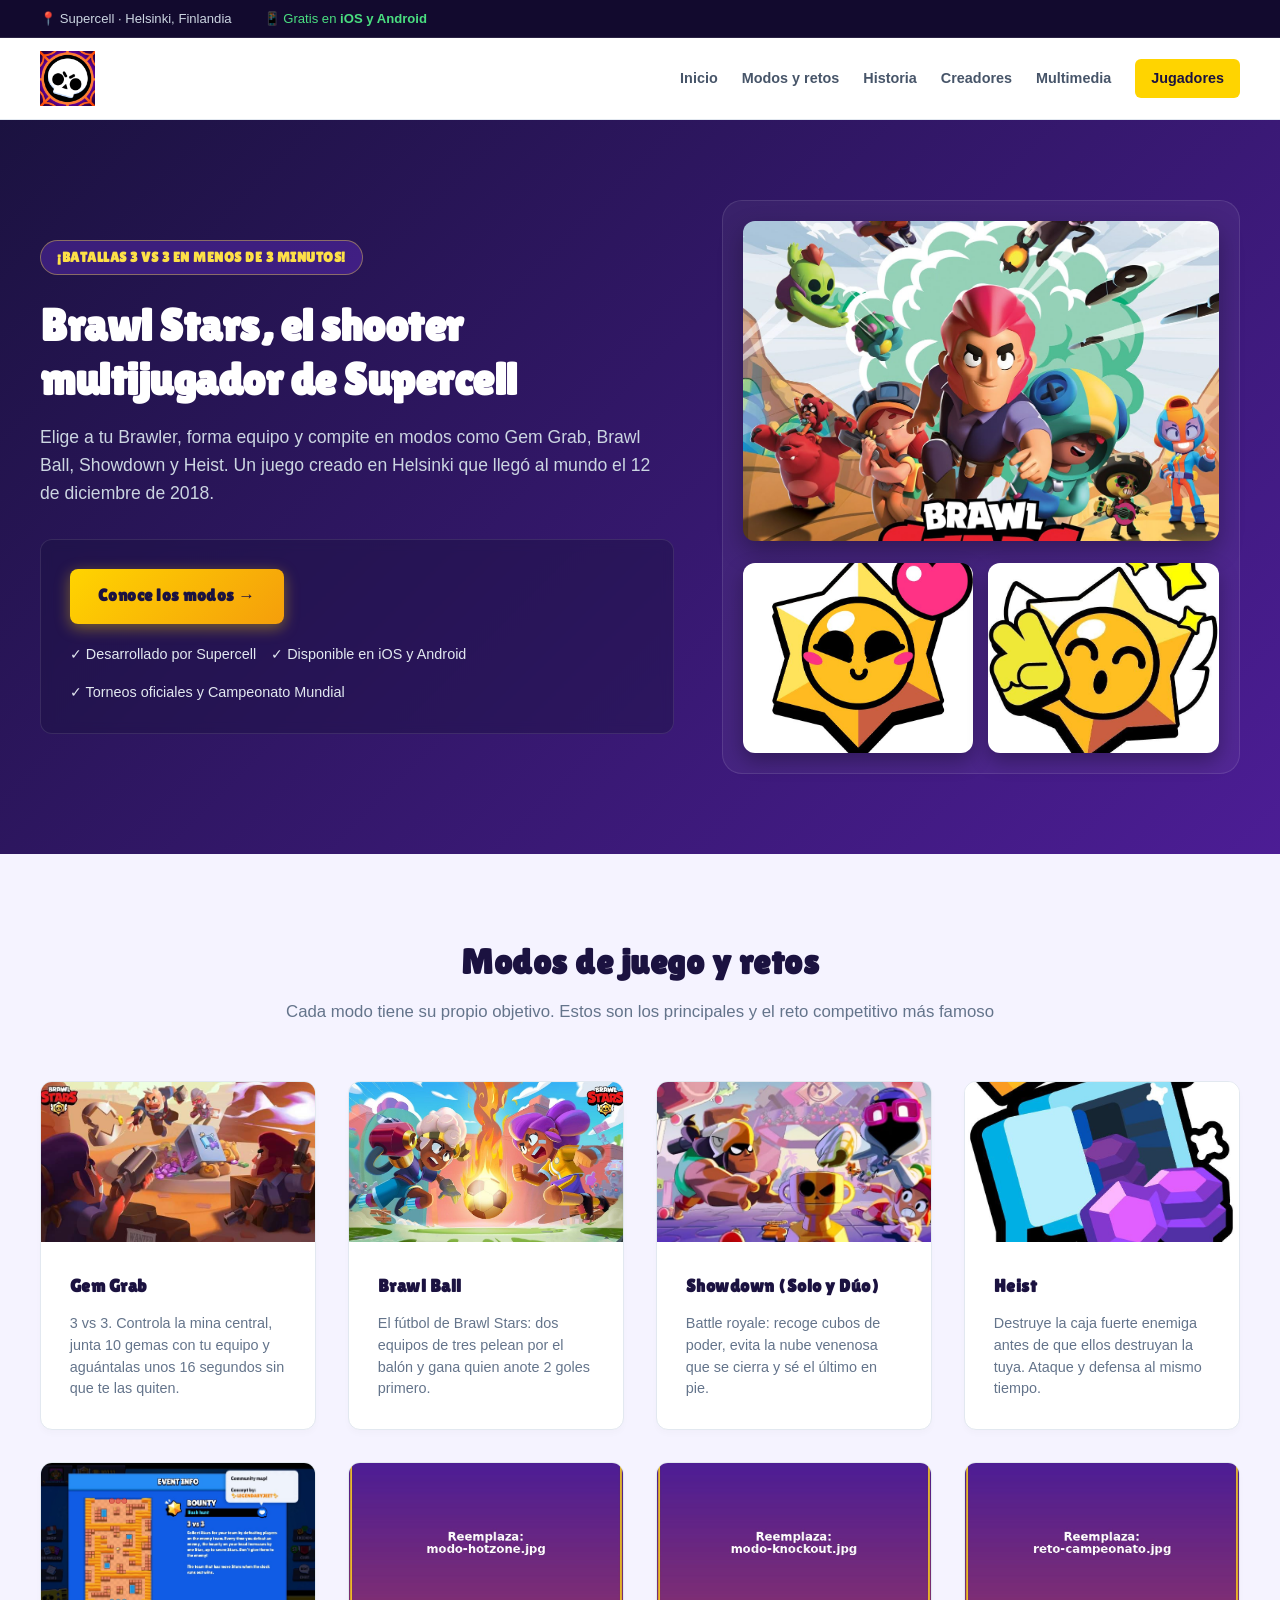
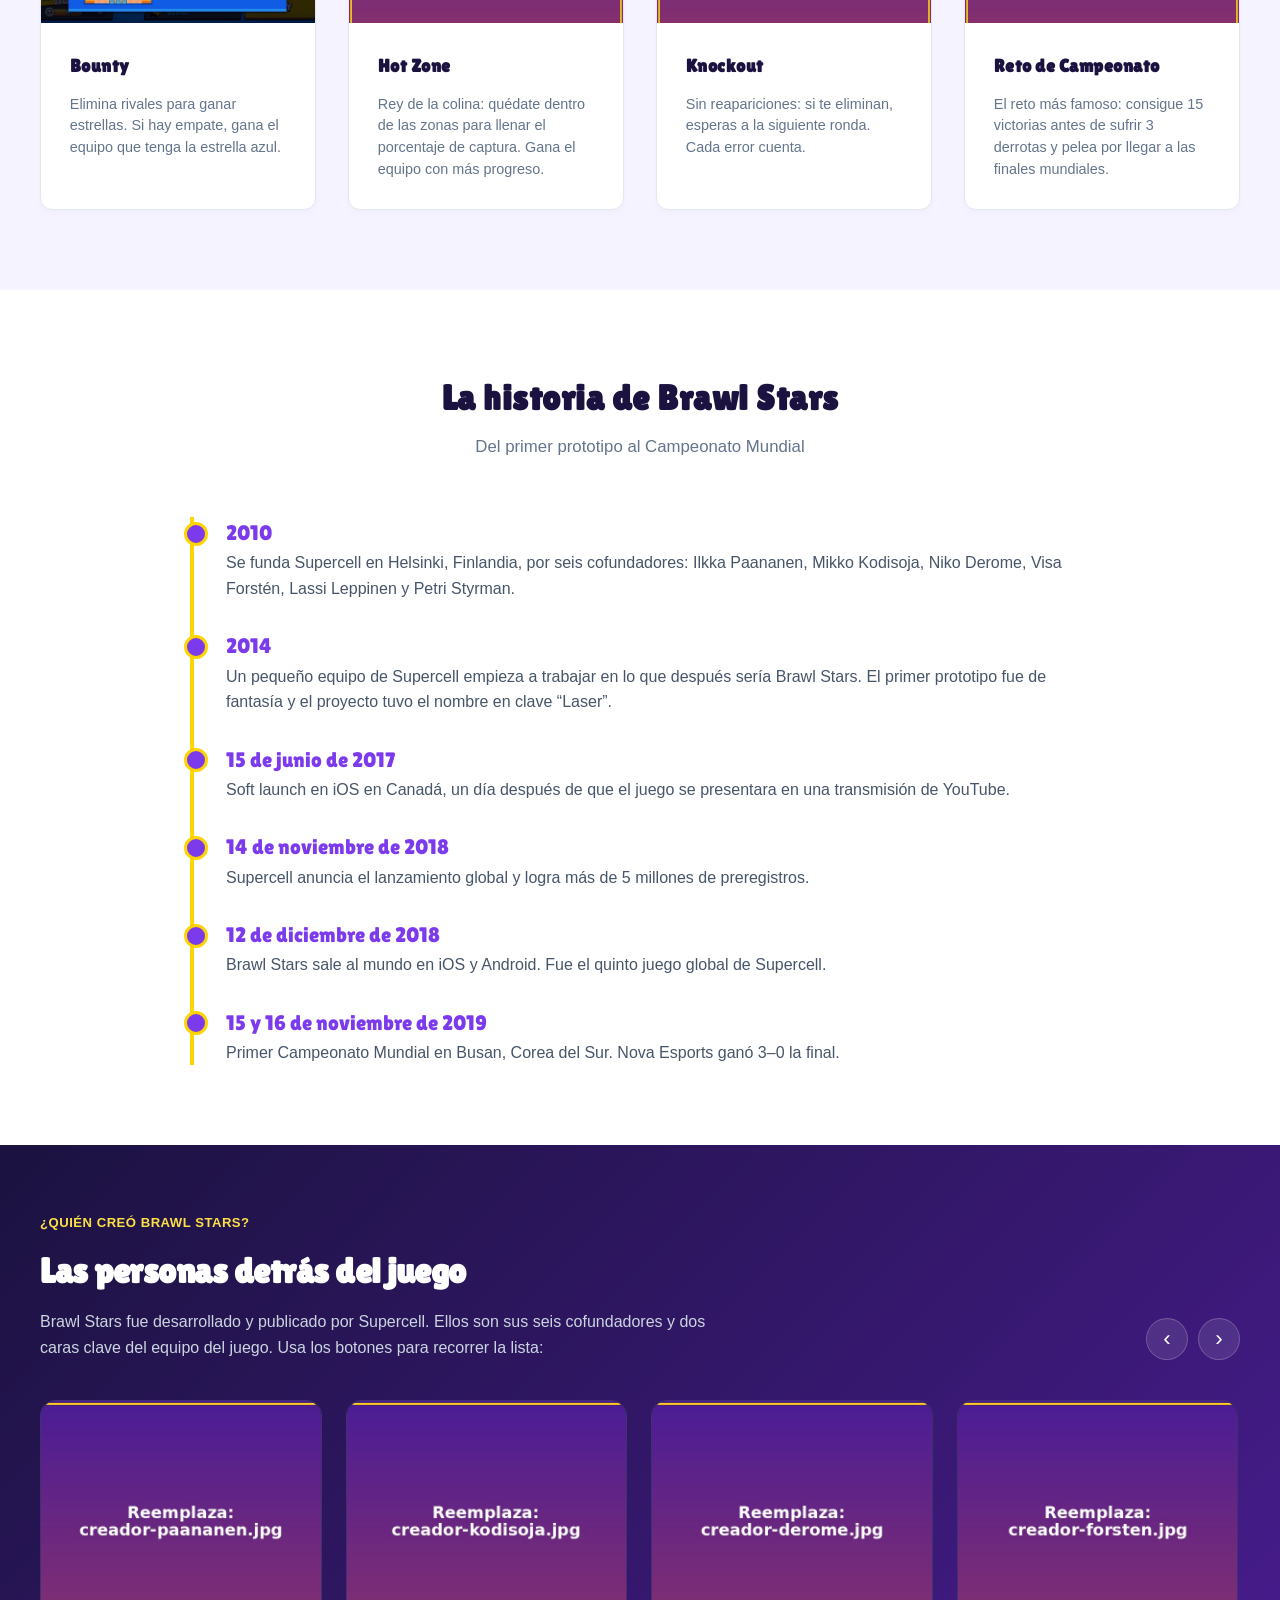
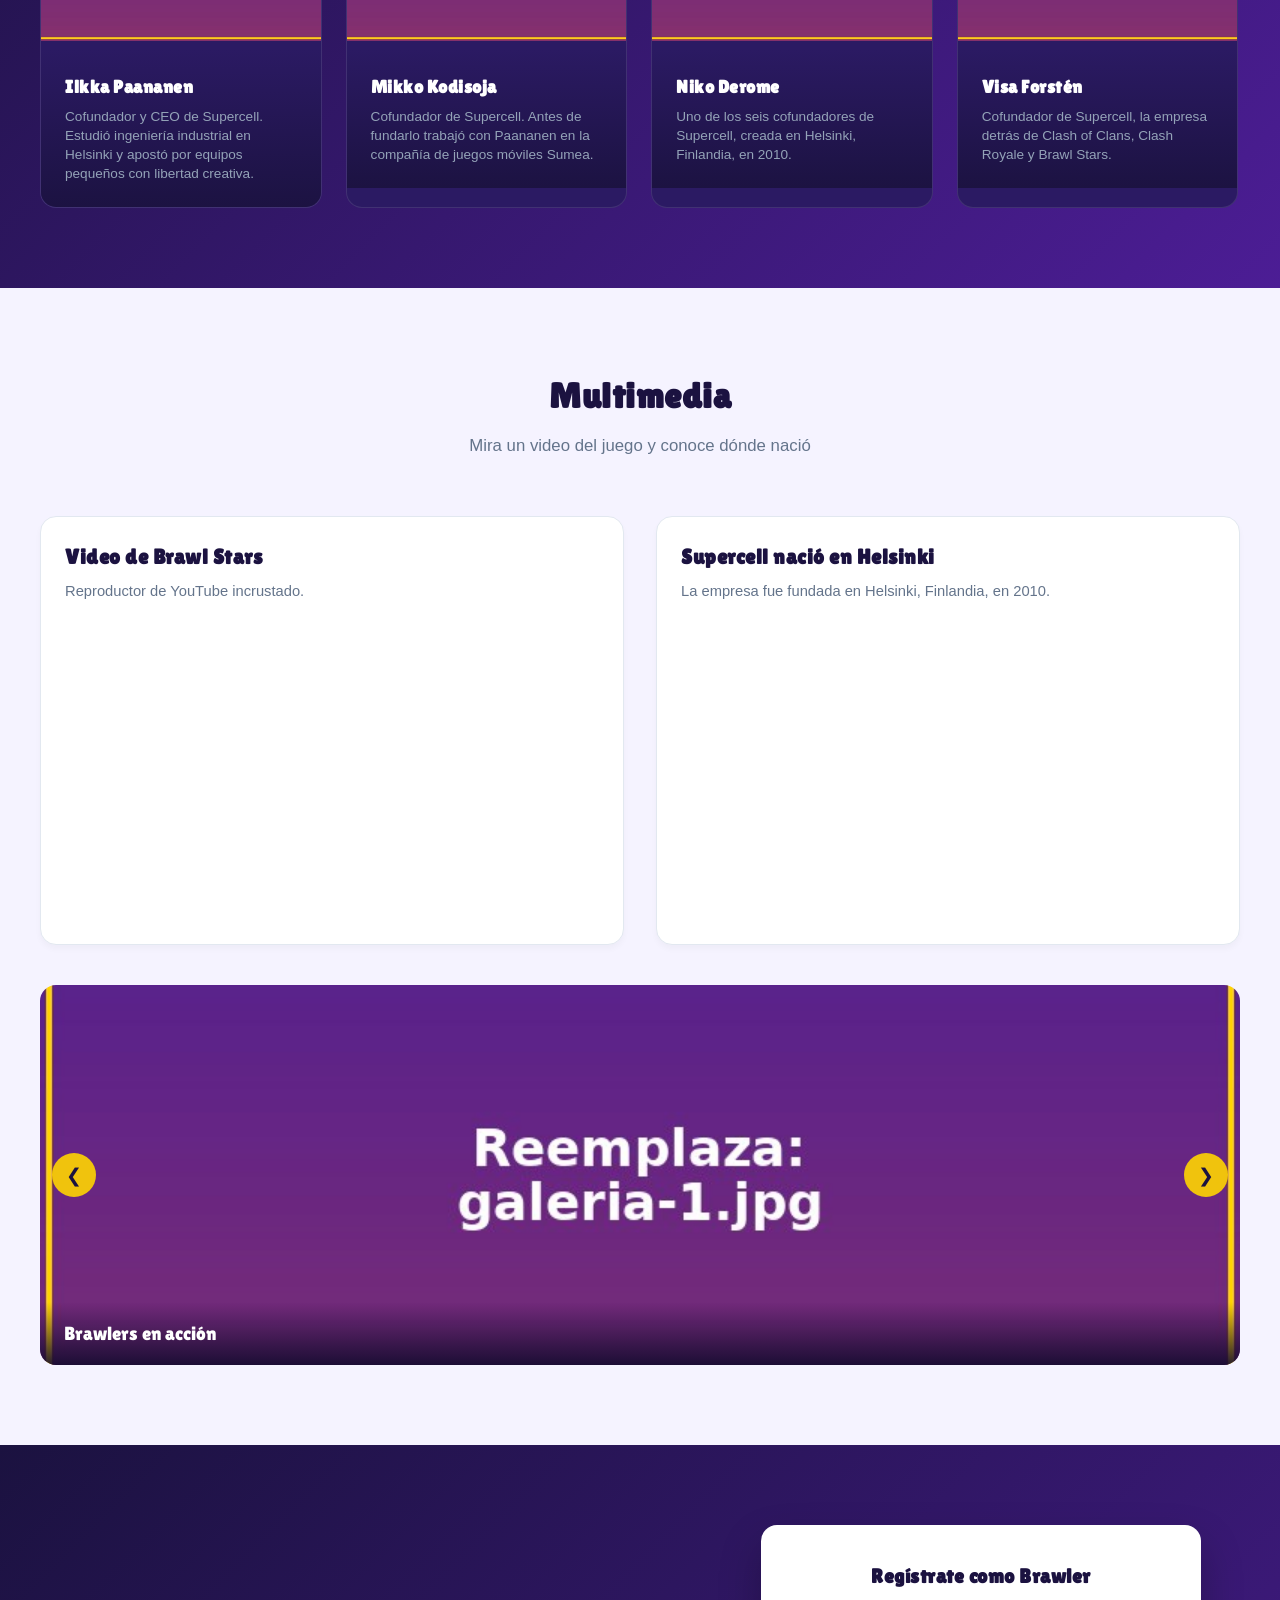
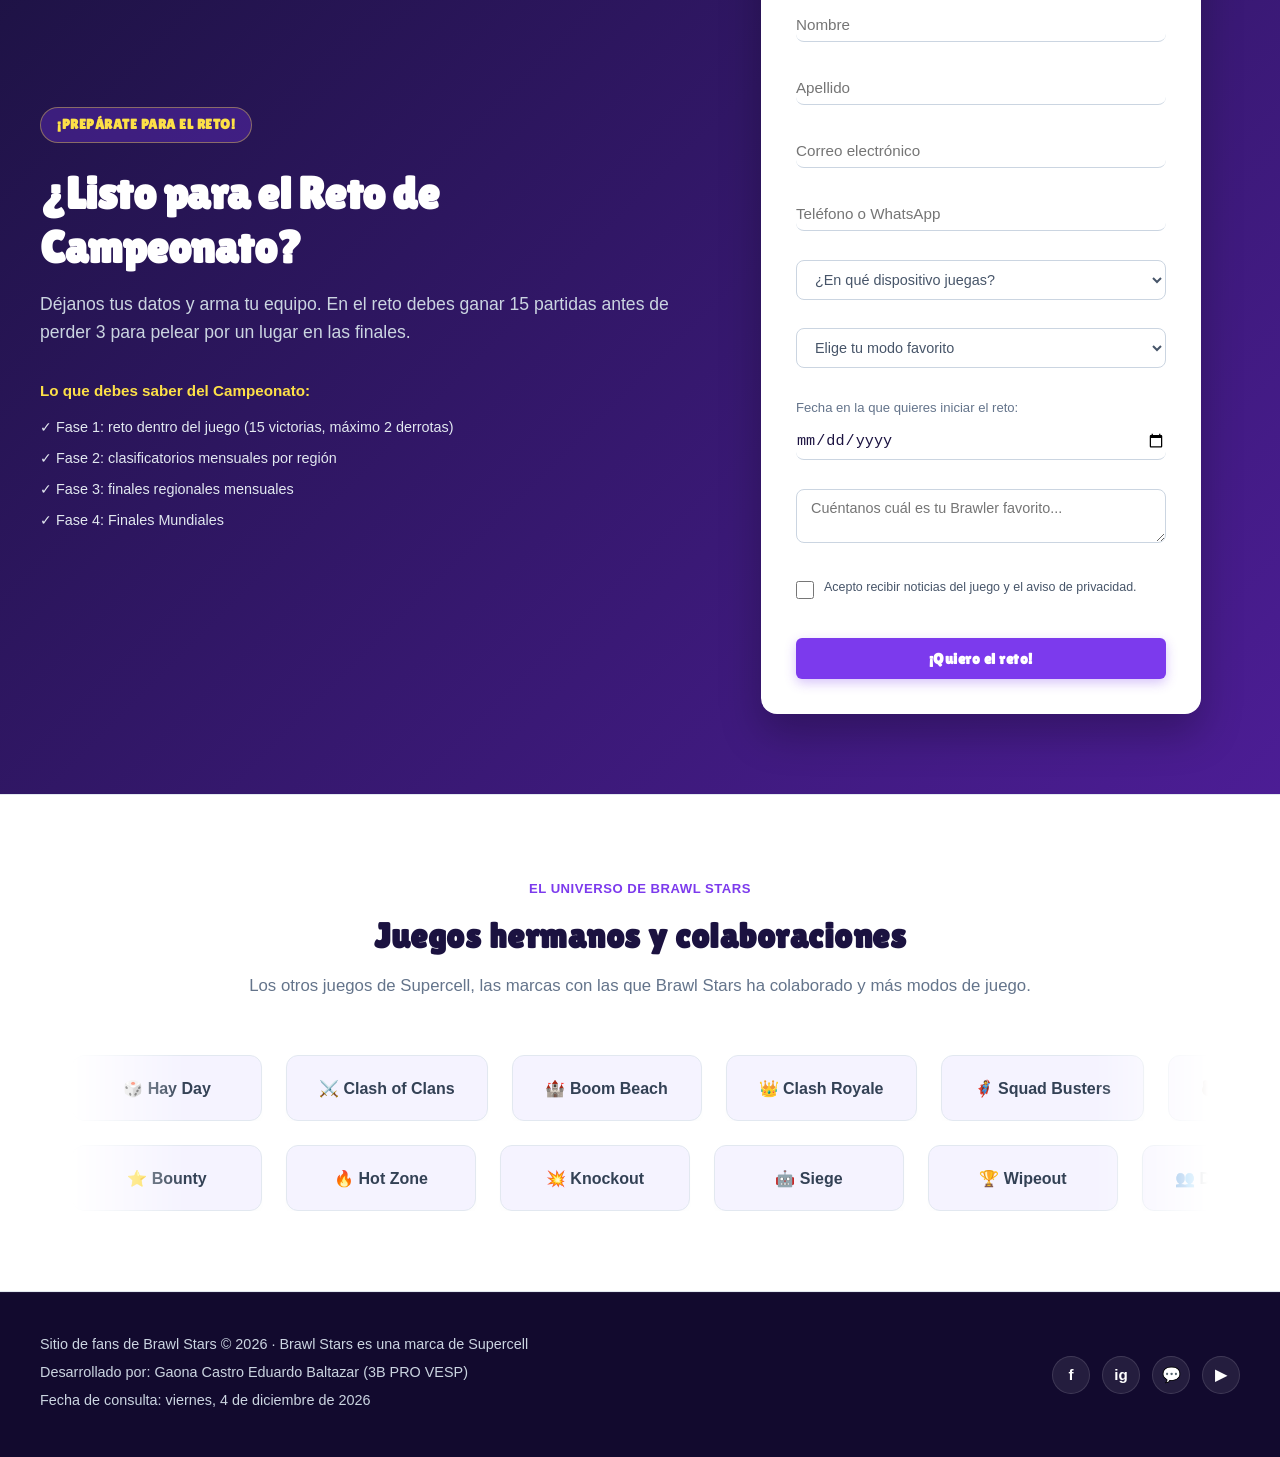
<file: index.html>
<!--
  ======================================================================
  INSTITUCIÓN: CBTis 166 Pablo Torres Burgos
  ----------------------------------------------------------------------
  * Estudiante: Herrera Ayala Enrique Alexander
  * Grupo: 3B PRO VESP
  * Actividad: Portal temático "Brawl Stars" (barra superior, collage,
    carrusel, contenido incrustado y formulario)
  ====================================================================== -->

<!DOCTYPE html>
<html lang="es">
<head>
    <meta charset="UTF-8">
    <meta name="viewport" content="width=device-width, initial-scale=1.0">
    <title>Brawl Stars - Portal Fan</title>
    <link rel="preconnect" href="https://fonts.googleapis.com">
    <link href="https://fonts.googleapis.com/css2?family=Lilita+One&display=swap" rel="stylesheet">
    <link rel="stylesheet" href="styles.css">
</head>
<body>

    <!-- BARRA SUPERIOR -->
    <div class="top-bar" id="inicio">
        <div class="top-bar-container">
            <div class="top-contacts">
                <span class="top-item">📍 Supercell · Helsinki, Finlandia</span>
                <span class="top-item whatsapp">📱 Gratis en <strong>iOS y Android</strong></span>
            </div>
        </div>
    </div>

    <!-- BARRA DE NAVEGACIÓN PRINCIPAL -->
    <header class="navbar">
        <div class="nav-container">
            <div class="nav-brand">
                <a href="#inicio">
                    <img src="img/logo.jpg" alt="Brawl Stars" class="brand-logo-img">
                </a>
            </div>
            <nav class="nav-links">
                <a href="#inicio">Inicio</a>
                <a href="#modos">Modos y retos</a>
                <a href="#historia">Historia</a>
                <a href="#creadores">Creadores</a>
                <a href="#multimedia">Multimedia</a>
                <a href="login.html" class="btn-nav-login">Jugadores</a>
            </nav>
        </div>
    </header>

    <!-- PORTADA CON COLLAGE -->
    <section class="hero-section">
        <div class="hero-container">

            <div class="hero-text-side">
                <span class="hero-tag">¡Batallas 3 vs 3 en menos de 3 minutos!</span>
                <h1>Brawl Stars, el shooter multijugador de Supercell</h1>
                <p>Elige a tu Brawler, forma equipo y compite en modos como Gem Grab, Brawl Ball, Showdown y Heist. Un juego creado en Helsinki que llegó al mundo el 12 de diciembre de 2018.</p>

                <div class="hero-cta-box">
                    <a href="#modos" class="btn-yellow">Conoce los modos →</a>
                    <div class="hero-benefits">
                        <span>✓ Desarrollado por Supercell</span>
                        <span>✓ Disponible en iOS y Android</span>
                        <span>✓ Torneos oficiales y Campeonato Mundial</span>
                    </div>
                </div>
            </div>

            <div class="hero-image-side">
                <div class="image-collage">
                    <div class="collage-main">
                        <img src="img/hero-principal.jpg" alt="Brawlers de Brawl Stars">
                    </div>
                    <div class="collage-sub">
                        <img src="img/hero-2.jpg" alt="Modos de juego">
                        <img src="img/hero-3.jpg" alt="Campeonato">
                    </div>
                </div>
            </div>

        </div>
    </section>

    <!-- MODOS DE JUEGO Y RETOS -->
    <section id="modos" class="careers-section">
        <div class="section-container">
            <div class="section-header">
                <h2>Modos de juego y retos</h2>
                <p>Cada modo tiene su propio objetivo. Estos son los principales y el reto competitivo más famoso</p>
            </div>

            <div class="careers-grid">

                <div class="career-card">
                    <div class="career-img-container">
                        <img src="img/modo-gemgrab.jpg" alt="Gem Grab">
                    </div>
                    <div class="career-content">
                        <h3>Gem Grab</h3>
                        <p>3 vs 3. Controla la mina central, junta 10 gemas con tu equipo y aguántalas unos 16 segundos sin que te las quiten.</p>
                    </div>
                </div>
                <div class="career-card">
                    <div class="career-img-container">
                        <img src="img/modo-brawlball.jpg" alt="Brawl Ball">
                    </div>
                    <div class="career-content">
                        <h3>Brawl Ball</h3>
                        <p>El fútbol de Brawl Stars: dos equipos de tres pelean por el balón y gana quien anote 2 goles primero.</p>
                    </div>
                </div>
                <div class="career-card">
                    <div class="career-img-container">
                        <img src="img/modo-showdown.jpg" alt="Showdown (Solo y Dúo)">
                    </div>
                    <div class="career-content">
                        <h3>Showdown (Solo y Dúo)</h3>
                        <p>Battle royale: recoge cubos de poder, evita la nube venenosa que se cierra y sé el último en pie.</p>
                    </div>
                </div>
                <div class="career-card">
                    <div class="career-img-container">
                        <img src="img/modo-heist.jpg" alt="Heist">
                    </div>
                    <div class="career-content">
                        <h3>Heist</h3>
                        <p>Destruye la caja fuerte enemiga antes de que ellos destruyan la tuya. Ataque y defensa al mismo tiempo.</p>
                    </div>
                </div>
                <div class="career-card">
                    <div class="career-img-container">
                        <img src="img/modo-bounty.jpg" alt="Bounty">
                    </div>
                    <div class="career-content">
                        <h3>Bounty</h3>
                        <p>Elimina rivales para ganar estrellas. Si hay empate, gana el equipo que tenga la estrella azul.</p>
                    </div>
                </div>
                <div class="career-card">
                    <div class="career-img-container">
                        <img src="img/modo-hotzone.jpg" alt="Hot Zone">
                    </div>
                    <div class="career-content">
                        <h3>Hot Zone</h3>
                        <p>Rey de la colina: quédate dentro de las zonas para llenar el porcentaje de captura. Gana el equipo con más progreso.</p>
                    </div>
                </div>
                <div class="career-card">
                    <div class="career-img-container">
                        <img src="img/modo-knockout.jpg" alt="Knockout">
                    </div>
                    <div class="career-content">
                        <h3>Knockout</h3>
                        <p>Sin reapariciones: si te eliminan, esperas a la siguiente ronda. Cada error cuenta.</p>
                    </div>
                </div>
                <div class="career-card">
                    <div class="career-img-container">
                        <img src="img/reto-campeonato.jpg" alt="Reto de Campeonato">
                    </div>
                    <div class="career-content">
                        <h3>Reto de Campeonato</h3>
                        <p>El reto más famoso: consigue 15 victorias antes de sufrir 3 derrotas y pelea por llegar a las finales mundiales.</p>
                    </div>
                </div>

            </div>
        </div>
    </section>

    <!-- LÍNEA DE TIEMPO -->
    <section id="historia" class="timeline-section">
        <div class="section-container">
            <div class="section-header">
                <h2>La historia de Brawl Stars</h2>
                <p>Del primer prototipo al Campeonato Mundial</p>
            </div>
        </div>
        <div class="timeline">
            <div class="timeline-item">
                <div class="timeline-year">2010</div>
                <p>Se funda Supercell en Helsinki, Finlandia, por seis cofundadores: Ilkka Paananen, Mikko Kodisoja, Niko Derome, Visa Forstén, Lassi Leppinen y Petri Styrman.</p>
            </div>
            <div class="timeline-item">
                <div class="timeline-year">2014</div>
                <p>Un pequeño equipo de Supercell empieza a trabajar en lo que después sería Brawl Stars. El primer prototipo fue de fantasía y el proyecto tuvo el nombre en clave “Laser”.</p>
            </div>
            <div class="timeline-item">
                <div class="timeline-year">15 de junio de 2017</div>
                <p>Soft launch en iOS en Canadá, un día después de que el juego se presentara en una transmisión de YouTube.</p>
            </div>
            <div class="timeline-item">
                <div class="timeline-year">14 de noviembre de 2018</div>
                <p>Supercell anuncia el lanzamiento global y logra más de 5 millones de preregistros.</p>
            </div>
            <div class="timeline-item">
                <div class="timeline-year">12 de diciembre de 2018</div>
                <p>Brawl Stars sale al mundo en iOS y Android. Fue el quinto juego global de Supercell.</p>
            </div>
            <div class="timeline-item">
                <div class="timeline-year">15 y 16 de noviembre de 2019</div>
                <p>Primer Campeonato Mundial en Busan, Corea del Sur. Nova Esports ganó 3–0 la final.</p>
            </div>
        </div>
    </section>

    <!-- CREADORES (CARRUSEL CONTROLADO POR JS) -->
    <section id="creadores" class="teachers-section">
        <div class="teachers-container">

            <div class="teachers-header">
                <div>
                    <span class="teachers-tag">¿QUIÉN CREÓ BRAWL STARS?</span>
                    <h2>Las personas detrás del juego</h2>
                    <p>Brawl Stars fue desarrollado y publicado por Supercell. Ellos son sus seis cofundadores y dos caras clave del equipo del juego. Usa los botones para recorrer la lista:</p>
                </div>
                <div class="teachers-nav-buttons">
                    <button id="btn-prev" class="nav-btn">‹</button>
                    <button id="btn-next" class="nav-btn">›</button>
                </div>
            </div>

            <div class="teachers-grid" id="teachers-track">

                <div class="teacher-card">
                    <img src="img/creador-paananen.jpg" alt="Ilkka Paananen">
                    <div class="teacher-info">
                        <h3>Ilkka Paananen</h3>
                        <p>Cofundador y CEO de Supercell. Estudió ingeniería industrial en Helsinki y apostó por equipos pequeños con libertad creativa.</p>
                    </div>
                </div>
                <div class="teacher-card">
                    <img src="img/creador-kodisoja.jpg" alt="Mikko Kodisoja">
                    <div class="teacher-info">
                        <h3>Mikko Kodisoja</h3>
                        <p>Cofundador de Supercell. Antes de fundarlo trabajó con Paananen en la compañía de juegos móviles Sumea.</p>
                    </div>
                </div>
                <div class="teacher-card">
                    <img src="img/creador-derome.jpg" alt="Niko Derome">
                    <div class="teacher-info">
                        <h3>Niko Derome</h3>
                        <p>Uno de los seis cofundadores de Supercell, creada en Helsinki, Finlandia, en 2010.</p>
                    </div>
                </div>
                <div class="teacher-card">
                    <img src="img/creador-forsten.jpg" alt="Visa Forstén">
                    <div class="teacher-info">
                        <h3>Visa Forstén</h3>
                        <p>Cofundador de Supercell, la empresa detrás de Clash of Clans, Clash Royale y Brawl Stars.</p>
                    </div>
                </div>
                <div class="teacher-card">
                    <img src="img/creador-leppinen.jpg" alt="Lassi Leppinen">
                    <div class="teacher-info">
                        <h3>Lassi Leppinen</h3>
                        <p>Cofundador de Supercell, estudio que trabaja con pequeños equipos independientes llamados “celdas”.</p>
                    </div>
                </div>
                <div class="teacher-card">
                    <img src="img/creador-styrman.jpg" alt="Petri Styrman">
                    <div class="teacher-info">
                        <h3>Petri Styrman</h3>
                        <p>Cofundador de Supercell desde 2010. Su visión: pocos juegos, pero de altísima calidad.</p>
                    </div>
                </div>
                <div class="teacher-card">
                    <img src="img/creador-keienburg.jpg" alt="Frank Keienburg">
                    <div class="teacher-info">
                        <h3>Frank Keienburg</h3>
                        <p>Game Lead de Brawl Stars durante el lanzamiento global de 2018, tras más de 500 días de pruebas en soft launch.</p>
                    </div>
                </div>
                <div class="teacher-card">
                    <img src="img/creador-lighton.jpg" alt="Ryan Lighton">
                    <div class="teacher-info">
                        <h3>Ryan Lighton</h3>
                        <p>Community Manager de Brawl Stars. Fue la cara del juego ante la comunidad durante la beta y el lanzamiento mundial.</p>
                    </div>
                </div>

            </div>

        </div>
    </section>

    <!-- MULTIMEDIA: VIDEO Y MAPA INCRUSTADOS -->
    <section id="multimedia" class="embed-section">
        <div class="section-container">
            <div class="section-header">
                <h2>Multimedia</h2>
                <p>Mira un video del juego y conoce dónde nació</p>
            </div>
        </div>

        <div class="embed-grid">
            <div class="embed-card">
                <h3>Video de Brawl Stars</h3>
                <p>Reproductor de YouTube incrustado.</p>
                <div class="video-container">
                    <iframe
                        src="https://www.youtube.com/embed/rQjiH-IbVZE"
                        title="Video de Brawl Stars"
                        allow="accelerometer; autoplay; clipboard-write; encrypted-media; gyroscope; picture-in-picture; web-share"
                        allowfullscreen>
                    </iframe>
                </div>
            </div>

            <div class="embed-card">
                <h3>Supercell nació en Helsinki</h3>
                <p>La empresa fue fundada en Helsinki, Finlandia, en 2010.</p>
                <div class="map-container">
                    <iframe
                        src="https://maps.google.com/maps?q=Helsinki%2C%20Finland&output=embed"
                        style="border:0;"
                        allowfullscreen
                        loading="lazy"
                        referrerpolicy="no-referrer-when-downgrade"
                        title="Mapa de Helsinki, Finlandia">
                    </iframe>
                </div>
            </div>
        </div>

        <!-- CARRUSEL AUTOMÁTICO (cambia cada 4 segundos) -->
        <div class="auto-carousel">
                <div class="auto-slide active">
                    <img src="img/galeria-1.jpg" alt="Brawlers en acción">
                    <div class="auto-caption">Brawlers en acción</div>
                </div>
                <div class="auto-slide">
                    <img src="img/galeria-2.jpg" alt="Mapas y modos de juego">
                    <div class="auto-caption">Mapas y modos de juego</div>
                </div>
                <div class="auto-slide">
                    <img src="img/galeria-3.jpg" alt="Eventos y colaboraciones">
                    <div class="auto-caption">Eventos y colaboraciones</div>
                </div>
                <div class="auto-slide">
                    <img src="img/galeria-4.jpg" alt="Brawl Stars Championship">
                    <div class="auto-caption">Brawl Stars Championship</div>
                </div>

            <button class="auto-carousel-btn prev" onclick="cambiarSlideAuto(-1)" aria-label="Imagen anterior">&#10094;</button>
            <button class="auto-carousel-btn next" onclick="cambiarSlideAuto(1)" aria-label="Imagen siguiente">&#10095;</button>
        </div>
    </section>

    <!-- FORMULARIO -->
    <section class="hero-section">
        <div class="hero-container">

            <div class="hero-text-side">
                <span class="hero-tag">¡Prepárate para el reto!</span>
                <h1 class="hero-title-custom">¿Listo para el Reto de Campeonato?</h1>
                <p class="hero-desc-custom">
                    Déjanos tus datos y arma tu equipo. En el reto debes ganar 15 partidas antes de perder 3 para pelear por un lugar en las finales.
                </p>

                <div class="hero-subtitle-custom">
                    Lo que debes saber del Campeonato:
                </div>
                <div class="hero-benefits hero-benefits-column">
                    <span>✓ Fase 1: reto dentro del juego (15 victorias, máximo 2 derrotas)</span>
                    <span>✓ Fase 2: clasificatorios mensuales por región</span>
                    <span>✓ Fase 3: finales regionales mensuales</span>
                    <span>✓ Fase 4: Finales Mundiales</span>
                </div>
            </div>

            <div class="hero-form-side">
                <div class="cbtis-hero-form-card">

                    <h3 class="form-card-title">
                        Regístrate como Brawler
                    </h3>

                    <form id="form-hero-informes" action="#" method="POST">

                        <!-- 1. Nombre -->
                        <div class="cbtis-input-group form-group-margin">
                            <input type="text" id="info_nombre" name="nombre" required placeholder="Nombre" class="form-control-input">
                        </div>

                        <!-- 2. Apellido -->
                        <div class="cbtis-input-group form-group-margin">
                            <input type="text" id="info_apellido" name="apellido" required placeholder="Apellido" class="form-control-input">
                        </div>

                        <!-- 3. Correo -->
                        <div class="cbtis-input-group form-group-margin">
                            <input type="email" id="info_email" name="email" required placeholder="Correo electrónico" class="form-control-input">
                        </div>

                        <!-- 4. Teléfono -->
                        <div class="cbtis-input-group form-group-margin">
                            <input type="tel" id="info_telefono" name="telefono" required placeholder="Teléfono o WhatsApp" class="form-control-input">
                        </div>

                        <!-- 5. Select: Plataforma -->
                        <div class="cbtis-input-group form-group-margin">
                            <select id="info_nivel" name="plataforma" required class="form-control-select">
                                <option value="">¿En qué dispositivo juegas?</option>
                                <option value="ios">iOS (iPhone / iPad)</option>
                                <option value="android">Android</option>
                            </select>
                        </div>

                        <!-- 6. Select: Modo favorito -->
                        <div class="cbtis-input-group form-group-margin">
                            <select id="info_carrera" name="modo" required class="form-control-select">
                                <option value="">Elige tu modo favorito</option>
                                <option value="gemgrab">Gem Grab</option>
                                <option value="brawlball">Brawl Ball</option>
                                <option value="showdown">Showdown</option>
                                <option value="heist">Heist</option>
                                <option value="bounty">Bounty</option>
                                <option value="hotzone">Hot Zone</option>
                                <option value="knockout">Knockout</option>
                            </select>
                        </div>

                        <!-- 7. Fecha -->
                        <div class="cbtis-input-group form-group-margin">
                            <label for="info_fecha" class="form-date-label">Fecha en la que quieres iniciar el reto:</label>
                            <input type="date" id="info_fecha" name="fecha" required class="form-control-date">
                        </div>

                        <!-- 8. Textarea -->
                        <div class="cbtis-input-group form-group-margin">
                            <textarea id="info_comentarios" name="comentarios" rows="2" placeholder="Cuéntanos cuál es tu Brawler favorito..." class="form-control-textarea"></textarea>
                        </div>

                        <!-- 9. Checkbox -->
                        <div class="cbtis-input-group form-group-checkbox">
                            <input type="checkbox" id="info_terminos" name="terminos" required class="form-checkbox-input">
                            <label for="info_terminos" class="form-checkbox-label">
                                Acepto recibir noticias del juego y el aviso de privacidad.
                            </label>
                        </div>

                        <!-- 10. Botón -->
                        <button type="submit" class="cbtis-btn-ingresar form-submit-btn">
                            ¡Quiero el reto!
                        </button>

                    </form>
                </div>
            </div>

        </div>
    </section>

    <!-- UNIVERSO SUPERCELL: MARQUESINA DOBLE -->
    <section class="convenios-section">
        <div class="convenios-container">

            <div class="section-header">
                <span class="teachers-tag convenience-tag-custom">EL UNIVERSO DE BRAWL STARS</span>
                <h2>Juegos hermanos y colaboraciones</h2>
                <p>Los otros juegos de Supercell, las marcas con las que Brawl Stars ha colaborado y más modos de juego.</p>
            </div>

            <!-- LÍNEA 1: izquierda -->
            <div class="marquee-wrapper">
                <div class="marquee-track marquee-track-top">
                    <div class="convenio-card">🎲 Hay Day</div>
                    <div class="convenio-card">⚔️ Clash of Clans</div>
                    <div class="convenio-card">🏰 Boom Beach</div>
                    <div class="convenio-card">👑 Clash Royale</div>
                    <div class="convenio-card">🦸 Squad Busters</div>
                    <div class="convenio-card">🐻 LINE FRIENDS</div>
                    <div class="convenio-card">🎤 BT21</div>
                    <div class="convenio-card">🦖 Godzilla</div>
                    <div class="convenio-card">🧽 SpongeBob SquarePants</div>
                    <!-- Duplicado para efecto infinito fluido -->
                    <div class="convenio-card">🎲 Hay Day</div>
                    <div class="convenio-card">⚔️ Clash of Clans</div>
                    <div class="convenio-card">🏰 Boom Beach</div>
                    <div class="convenio-card">👑 Clash Royale</div>
                    <div class="convenio-card">🦸 Squad Busters</div>
                    <div class="convenio-card">🐻 LINE FRIENDS</div>
                    <div class="convenio-card">🎤 BT21</div>
                    <div class="convenio-card">🦖 Godzilla</div>
                    <div class="convenio-card">🧽 SpongeBob SquarePants</div>
                </div>
            </div>

            <!-- LÍNEA 2: derecha -->
            <div class="marquee-wrapper marquee-wrapper-spacing">
                <div class="marquee-track marquee-track-bottom">
                    <div class="convenio-card">⭐ Bounty</div>
                    <div class="convenio-card">🔥 Hot Zone</div>
                    <div class="convenio-card">💥 Knockout</div>
                    <div class="convenio-card">🤖 Siege</div>
                    <div class="convenio-card">🏆 Wipeout</div>
                    <div class="convenio-card">👥 Duo Showdown</div>
                    <div class="convenio-card">🧍 Solo Showdown</div>
                    <div class="convenio-card">🔒 Heist</div>
                    <!-- Duplicado para efecto infinito fluido -->
                    <div class="convenio-card">⭐ Bounty</div>
                    <div class="convenio-card">🔥 Hot Zone</div>
                    <div class="convenio-card">💥 Knockout</div>
                    <div class="convenio-card">🤖 Siege</div>
                    <div class="convenio-card">🏆 Wipeout</div>
                    <div class="convenio-card">👥 Duo Showdown</div>
                    <div class="convenio-card">🧍 Solo Showdown</div>
                    <div class="convenio-card">🔒 Heist</div>
                </div>
            </div>
        </div>
    </section>

    <!-- PIE DE PÁGINA -->
    <footer class="footer">
        <div class="footer-container">

            <div class="footer-info">
                <p>Sitio de fans de Brawl Stars &copy; 2026 · Brawl Stars es una marca de Supercell</p>
                <p class="footer-author">Desarrollado por: Gaona Castro Eduardo Baltazar (3B PRO VESP)</p>
                <p class="fecha-consulta">Fecha de consulta: <time id="fecha-dinamica"></time></p>
            </div>

            <div class="footer-socials">
                <a href="https://facebook.com" target="_blank" class="social-icon" title="Facebook">f</a>
                <a href="https://instagram.com" target="_blank" class="social-icon" title="Instagram">ig</a>
                <a href="https://whatsapp.com" target="_blank" class="social-icon" title="WhatsApp">💬</a>
                <a href="https://youtube.com" target="_blank" class="social-icon" title="YouTube"> ▶</a>
            </div>

        </div>
    </footer>

    <script src="script.js"></script>
</body>
</html>
</file>
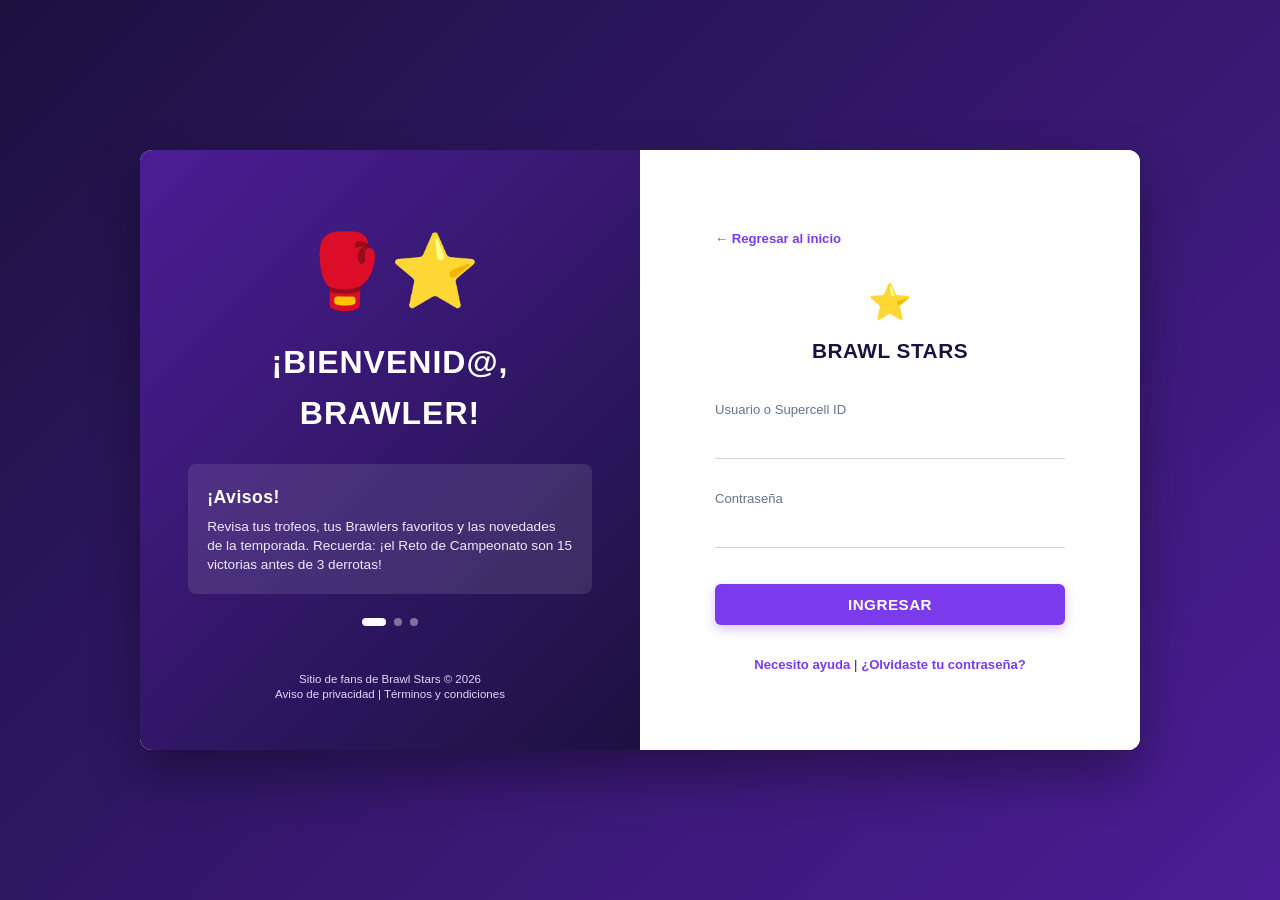
<file: login.html>
<!DOCTYPE html>
<html lang="es">
<head>
    <meta charset="UTF-8">
    <meta name="viewport" content="width=device-width, initial-scale=1.0">
    <title>Zona de Jugadores - Brawl Stars</title>
    <link rel="stylesheet" href="styles.css">
</head>
<body class="cbtis-login-body">

    <!-- Contenedor principal de dos columnas -->
    <div class="cbtis-login-container">

        <!-- LADO IZQUIERDO: Panel Azul con Bienvenida e Ilustración -->
        <div class="cbtis-left-panel">
            <div class="cbtis-left-content">
                
                <div class="cbtis-illustration-box">
                    <div class="cbtis-badge-icon">🥊⭐</div>
                    <h2>¡BIENVENID@, BRAWLER!</h2>
                </div>

                <div class="cbtis-notices-box">
                    <h3>¡Avisos!</h3>
                    <p>Revisa tus trofeos, tus Brawlers favoritos y las novedades de la temporada. Recuerda: ¡el Reto de Campeonato son 15 victorias antes de 3 derrotas!</p>
                </div>

                <div class="cbtis-slider-dots">
                    <span class="cbtis-dot active"></span>
                    <span class="cbtis-dot"></span>
                    <span class="cbtis-dot"></span>
                </div>
            </div>

            <div class="cbtis-left-footer">
                Sitio de fans de Brawl Stars &copy; 2026<br>
                <span>Aviso de privacidad | Términos y condiciones</span>
            </div>
        </div>

        <!-- LADO DERECHO: Panel Blanco con el Formulario de Acceso -->
        <div class="cbtis-right-panel">
            <div class="cbtis-login-wrapper">
                
                <div class="login-back-container">
                    <a href="index.html" class="cbtis-back-link">← Regresar al inicio</a>
                </div>

                <div class="cbtis-logo-header">
                    <div class="login-logo-emoji">⭐</div>
                    <h1>BRAWL <strong>STARS</strong></h1>
                </div>

                <form id="form-login" action="#" method="POST">
                    
                    <div class="cbtis-input-group">
                        <label for="usuario">Usuario o Supercell ID</label>
                        <input type="text" id="usuario" name="usuario" required>
                    </div>

                    <div class="cbtis-input-group">
                        <label for="password">Contraseña</label>
                        <input type="password" id="password" name="password" required>
                    </div>

                    <button type="submit" class="cbtis-btn-ingresar">INGRESAR</button>

                </form>

                <div class="cbtis-login-help">
                    <a href="#">Necesito ayuda</a> | <a href="#">¿Olvidaste tu contraseña?</a>
                </div>

            </div>
        </div>

    </div>

    <script src="script.js"></script>
</body>
</html>
</file>
<file: styles.css>
/* ======================================================================
   ESTILOS GENERALES Y PORTADA - Brawl Stars
   ====================================================================== */
*{
    box-sizing: border-box; /* Incluye bordes y rellenos en el ancho y alto total */
    margin: 0;              /* Elimina los márgenes predeterminados de la página */
    padding: 0;             /* Elimina los rellenos internos predeterminados */
}

body {
    font-family: 'Segoe UI', Tahoma, Geneva, Verdana, sans-serif; /* Tipografía principal limpia y moderna */
    color: #2b1a63;                 /* Color de texto base gris oscuro */
    background-color: #f5f3ff;      /* Color de fondo general suave para el sitio */
    line-height: 1.6;               /* Espaciado de línea cómodo para la lectura */
}

/* --------------------------------------------------------------------
   BARRA SUPERIOR DE CONTACTO
   -------------------------------------------------------------------- */
.top-bar {
    background-color: #120a2e;              /* Fondo oscuro para la franja de contacto superior */
    color: #cbd5e1;                         /* Color de texto gris claro secundario */
    font-size: 0.82rem;                     /* Tamaño de fuente pequeño y sutil */
    padding: 0.5rem 2rem;                   /* Relleno interno superior/inferior y lateral */
    border-bottom: 1px solid rgba(255, 255, 255, 0.1); /* Línea divisoria inferior translúcida */
}

.top-bar-container {
    max-width: 1200px;     /* Ancho máximo estructurado para mantener simetría */
    margin: 0 auto;        /* Centra horizontalmente el contenedor */
    display: flex;         /* Activa el diseño flexible */
    justify-content: space-between; /* Distribuye el espacio entre los elementos internos */
    align-items: center;   /* Centra verticalmente los elementos */
}

.top-contacts {
    display: flex;         /* Distribuye los datos de contacto en fila horizontal */
    gap: 2rem;             /* Separación horizontal entre los elementos */
}

.top-item.whatsapp {
    color: #4ade80;        /* Color verde característico para destacar WhatsApp */
}

/* ======================================================================
   BARRA DE NAVEGACIÓN RESPONSIVA
   ====================================================================== */
.navbar {
    background-color: #ffffff; /* Fondo blanco sólido para el menú de navegación */
    border-bottom: 1px solid #e2e8f0; /* Borde inferior sutil */
    position: sticky;          /* Fija la barra en la parte superior al hacer scroll */
    top: 0;                    /* Posición de anclaje exacto en la parte superior */
    z-index: 1000;             /* Asegura que la barra esté siempre por encima de otros elementos */
    padding: 0.8rem 1.5rem;    /* Relleno interior de la barra de navegación */
}

.nav-container {
    max-width: 1200px;         /* Ancho máximo alineado con el resto del sitio */
    margin: 0 auto;            /* Centra el contenedor del menú */
    display: flex;             /* Modelo flexible */
    justify-content: space-between; /* Separa el logotipo de los enlaces del menú */
    align-items: center;       /* Alinea verticalmente al centro */
    flex-wrap: wrap;           /* Permite que los elementos bajen si falta espacio */
    gap: 1rem;                 /* Espaciado predeterminado */
}

.nav-brand {
    display: flex;             /* Contenedor flexible para la marca/logo */
    align-items: center;       /* Centra verticalmente el logotipo */
}

.brand-logo-img {
    height: 55px;              /* Altura fija estándar para el logotipo institucional */
    width: auto;               /* Ancho proporcional automático */
    object-fit: contain;       /* Evita deformaciones en la imagen */
    display: block;            /* Elimina espacios fantasma inferiores */
}

.nav-links {
    display: flex;             /* Organiza los enlaces de navegación en línea */
    align-items: center;       /* Centra verticalmente */
    gap: 1.5rem;               /* Espacio de separación entre cada opción del menú */
    flex-wrap: wrap;           /* Adaptable en pantallas chicas */
}

.nav-links a {
    text-decoration: none;     /* Quita el subrayado predeterminado de los enlaces */
    color: #475569;            /* Color de texto gris intermedio */
    font-weight: 600;          /* Seminegrita para mejor visibilidad */
    font-size: 0.9rem;         /* Tamaño de fuente adecuado */
    transition: color 0.2s;    /* Transición suave al cambiar de color */
}

.nav-links a:hover {
    color: #7c3aed;            /* Cambia a azul corporativo al pasar el cursor */
}

.btn-nav-login {
    background-color: #7c3aed; /* Fondo azul destacado para el botón de alumnos */
    color: white !important;   /* Texto blanco forzado */
    padding: 8px 16px;         /* Relleno interior del botón */
    border-radius: 6px;        /* Esquinas redondeadas */
    transition: background-color 0.2s; /* Transición suave en el color de fondo */
}

.btn-nav-login:hover {
    background-color: #6d28d9; /* Azul más oscuro al pasar el cursor */
}

@media (max-width: 600px) {
    .navbar {
        padding: 0.6rem 1rem;  /* Reduce el padding en pantallas móviles pequeñas */
    }
    .nav-container {
        justify-content: center; /* Centra los elementos del menú en móviles */
    }
    .nav-links {
        gap: 1rem;             /* Reduce el espacio entre enlaces */
        justify-content: center; /* Centra los enlaces */
    }
}

/* --------------------------------------------------------------------
   SECCIÓN HERO (DOS COLUMNAS CON COLLAGE)
   -------------------------------------------------------------------- */
.hero-section {
    background: linear-gradient(135deg, #1b1240 0%, #4c1d95 100%); /* Fondo con degradado azul oscuro */
    color: white;              /* Texto general en blanco para alto contraste */
    padding: 5rem 2rem;        /* Relleno superior/inferior amplio y lateral */
    overflow: hidden;          /* Oculta desbordamientos */
}

.hero-container {
    max-width: 1200px;         /* Ancho máximo del contenedor principal */
    margin: 0 auto;            /* Centra el contenedor */
    display: grid;             /* Utiliza CSS Grid para organizar las columnas */
    grid-template-columns: 1.1fr 0.9fr; /* Texto ligeramente más ancho que el collage */
    gap: 3rem;                 /* Espacio de separación entre columnas */
    align-items: center;       /* Alinea verticalmente al centro */
}

@media (max-width: 900px) {
    .hero-container {
        grid-template-columns: 1fr; /* Cambia a una sola columna en pantallas medianas/móviles */
    }
}

.hero-tag {
    display: inline-block;     /* Permite aplicar padding y márgenes como bloque */
    background-color: rgba(124, 58, 237, 0.3); /* Fondo azul translúcido */
    border: 1px solid rgba(253, 224, 71, 0.4); /* Borde azul claro sutil */
    color: #fde047;            /* Texto azul claro brillante */
    padding: 6px 16px;         /* Relleno interior */
    border-radius: 20px;       /* Bordes redondeados estilo píldora */
    font-size: 0.85rem;        /* Tamaño de fuente compacto */
    font-weight: 600;          /* Seminegrita */
    text-transform: uppercase; /* Convierte el texto en mayúsculas */
    margin-bottom: 1.5rem;     /* Margen inferior */
}

.hero-text-side h1 {
    font-size: 2.8rem;         /* Tamaño de fuente grande para el título principal */
    font-weight: 800;          /* Grosor muy marcado */
    margin-bottom: 1rem;       /* Espacio inferior */
    letter-spacing: -0.5px;    /* Reduce ligeramente el espacio entre letras */
    line-height: 1.2;          /* Altura de línea compacta */
}

.hero-text-side p {
    font-size: 1.1rem;         /* Tamaño de fuente cómodo para la descripción */
    color: #cbd5e1;            /* Color gris claro legible */
    margin-bottom: 2rem;       /* Espacio inferior */
    line-height: 1.6;          /* Altura de línea legible */
}

.hero-cta-box {
    background: rgba(27, 18, 64, 0.4); /* Fondo oscuro semitransparente */
    border: 1px solid rgba(255, 255, 255, 0.1); /* Borde sutil translúcido */
    padding: 1.8rem;           /* Relleno interno */
    border-radius: 12px;       /* Bordes redondeados */
    backdrop-filter: blur(6px); /* Efecto de desenfoque de cristal esmerilado */
}

.btn-yellow {
    color: #1b1240 !important;
    display: inline-block;     /* Permite dimensiones en enlaces */
    background: linear-gradient(135deg, #ffd400 0%, #f59e0b 100%); /* Degradado naranja llamativo */
    color: white;              /* Texto blanco */
    padding: 14px 28px;        /* Relleno interior generoso */
    border-radius: 8px;        /* Bordes redondeados */
    text-decoration: none;     /* Quita subrayado */
    font-weight: 700;          /* Negrita */
    font-size: 1.05rem;        /* Tamaño destacado */
    box-shadow: 0 4px 15px rgba(255, 212, 0, 0.4); /* Sombra naranja difuminada */
    transition: transform 0.2s, box-shadow 0.2s; /* Transiciones suaves */
    margin-bottom: 1.2rem;     /* Espacio inferior */
}

.btn-yellow:hover {
    transform: translateY(-2px); /* Eleva ligeramente el botón al pasar el cursor */
    box-shadow: 0 6px 20px rgba(255, 212, 0, 0.6); /* Aumenta intensidad de sombra */
}

.hero-benefits {
    display: flex;             /* Organiza los beneficios en línea flexible */
    flex-wrap: wrap;           /* Salto de línea automático */
    gap: 15px;                 /* Espacio entre beneficios */
    font-size: 0.9rem;         /* Tamaño estándar */
    color: #e2e8f0;            /* Gris claro */
    font-weight: 500;          /* Peso medio */
}

/* Estilos del Collage de Imágenes */
.image-collage {
    display: flex;             /* Organiza los elementos en columna */
    flex-direction: column;    /* Dirección vertical */
    gap: 15px;                 /* Espacio entre imágenes */
    background: rgba(255, 255, 255, 0.05); /* Fondo translúcido sutil */
    padding: 20px;             /* Relleno interior */
    border-radius: 20px;       /* Bordes redondeados del contenedor */
    border: 1px solid rgba(255, 255, 255, 0.1); /* Borde sutil */
}

.collage-main img {
    width: 100%;               /* Ancho completo */
    height: 320px;             /* Altura fija para la imagen principal */
    object-fit: cover;         /* Recorta proporcionalmente sin deformar */
    border-radius: 12px;       /* Bordes redondeados */
    box-shadow: 0 10px 25px rgba(0,0,0,0.3); /* Sombra de profundidad */
}

.collage-sub {
    display: grid;             /* Cuadrícula para las dos imágenes inferiores */
    grid-template-columns: 1fr 1fr; /* Dos columnas iguales */
    gap: 15px;                 /* Espacio entre las secundarias */
}

.collage-sub img {
    width: 100%;               /* Ancho completo */
    height: 190px;             /* Altura fija para secundarias */
    object-fit: cover;         /* Recorte proporcional */
    border-radius: 12px;       /* Bordes redondeados */
    box-shadow: 0 8px 20px rgba(0,0,0,0.3); /* Sombra de profundidad */
}

/* Clases específicas para el formulario de informes */
.hero-title-custom {
    font-size: 2.5rem;         /* Tamaño de título personalizado */
    margin-bottom: 1rem;       /* Margen inferior */
}

.hero-desc-custom {
    color: #cbd5e1;            /* Color secundario */
    font-size: 1rem;           /* Tamaño legible */
    margin-bottom: 1.5rem;     /* Margen inferior */
}

.hero-subtitle-custom {
    font-size: 0.95rem;        /* Subtítulo */
    font-weight: 600;          /* Seminegrita */
    color: #fde047;            /* Azul claro */
    margin-bottom: 0.8rem;     /* Margen inferior */
}

.hero-benefits-column {
    display: flex;             /* Flexible vertical */
    flex-direction: column;    /* Apilado vertical */
    gap: 8px;                  /* Espaciado ajustado */
}

.cbtis-hero-form-card {
    background-color: #ffffff; /* Fondo blanco sólido para la tarjeta del formulario */
    padding: 2.2rem;           /* Relleno interno amplio */
    border-radius: 16px;       /* Bordes redondeados marcados */
    box-shadow: 0 20px 40px rgba(0, 0, 0, 0.25); /* Sombra elegante flotante */
    width: 100%;               /* Ancho completo disponible */
    max-width: 440px;          /* Ancho máximo de la tarjeta */
    margin: 0 auto;            /* Centrado horizontal */
}

.form-card-title {
    color: #1b1240;            /* Color oscuro */
    font-size: 1.25rem;        /* Mediano destacado */
    font-weight: 700;          /* Negrita */
    margin-bottom: 1rem;       /* Margen inferior */
    text-align: center;        /* Centrado */
}

.form-group-margin {
    margin-bottom: 1rem;       /* Espacio inferior estándar entre campos */
}

.form-control-input {
    width: 100%;               /* Ancho completo */
    border: 1px solid #cbd5e1; /* Borde gris claro */
    border-radius: 8px;        /* Bordes redondeados */
    padding: 10px 14px;        /* Relleno interior cómodo */
    font-size: 0.9rem;         /* Tamaño de letra interno */
    outline: none;             /* Sin borde de enfoque por defecto */
}

.form-control-select {
    width: 100%;               /* Ancho completo */
    border: 1px solid #cbd5e1; /* Borde gris claro */
    border-radius: 8px;        /* Bordes redondeados */
    padding: 10px 14px;        /* Relleno interior */
    font-size: 0.9rem;         /* Tamaño de fuente */
    background: #fff;          /* Fondo blanco */
    color: #475569;            /* Color de texto de opciones */
    outline: none;             /* Quita contorno */
}

.form-date-label {
    font-size: 0.78rem;        /* Letra pequeña para etiquetas de fecha */
    color: #64748b;            /* Gris secundario */
    display: block;            /* Ocupa su propia línea */
    margin-bottom: 2px;        /* Margen inferior mínimo */
}

.form-control-date {
    width: 100%;               /* Ancho completo */
    border: 1px solid #cbd5e1; /* Borde gris */
    border-radius: 8px;        /* Bordes redondeados */
    padding: 8px 14px;         /* Relleno interior */
    font-size: 0.9rem;         /* Tamaño de fuente */
    color: #334155;            /* Color de texto interno */
    outline: none;             /* Quita contorno */
}

.form-control-textarea {
    width: 100%;               /* Ancho completo */
    border: 1px solid #cbd5e1; /* Borde gris */
    border-radius: 8px;        /* Bordes redondeados */
    padding: 10px 14px;        /* Relleno interior */
    font-size: 0.9rem;         /* Tamaño de fuente */
    outline: none;             /* Quita contorno */
    font-family: inherit;      /* Hereda tipografía general */
}

/* ======================================================================
   CORRECCIÓN DEFINITIVA PARA LA CASILLA Y EL TEXTO DE ACEPTAR TÉRMINOS
   ====================================================================== */
.form-group-checkbox {
    margin-bottom: 1.2rem;     /* Espacio inferior */
    display: flex;             /* Contenedor flexible */
    flex-direction: row !important; /* Fuerza dirección horizontal estricta */
    align-items: flex-start !important; /* Alinea arriba */
    justify-content: flex-start !important; /* Alinea a la izquierda */
    gap: 10px;                 /* Espacio horizontal entre cuadro y texto */
    text-align: left;          /* Alineación izquierda */
    width: 100%;               /* Ancho completo */
}

.form-checkbox-input {
    width: 18px !important;    /* Ancho fijo forzado para el checkbox */
    height: 18px !important;   /* Alto fijo forzado */
    min-width: 18px;           /* Evita compresión */
    cursor: pointer;           /* Cambia cursor a mano */
    margin-top: 2px;           /* Ajuste vertical fino con la primera línea */
    flex-shrink: 0;            /* Impide deformación */
    appearance: auto;          /* Restaura el comportamiento visual nativo */
    -webkit-appearance: checkbox; /* Compatibilidad WebKit */
}

.form-checkbox-label {
    font-size: 0.78rem !important; /* Letra pequeña legible para textos legales */
    color: #475569 !important;     /* Gris oscuro */
    line-height: 1.35 !important;  /* Altura de línea compacta */
    cursor: pointer;               /* Cursor interactivo */
    display: inline-block !important; /* Comportamiento en línea */
    width: auto !important;        /* Ancho automático */
    flex: 1;                       /* Ocupa el resto del espacio disponible */
}

.form-submit-btn {
    background-color: #0052ff;     /* Fondo azul intenso para el botón enviar */
    width: 100%;                   /* Ancho completo */
    border-radius: 8px;            /* Bordes redondeados */
    padding: 12px;                 /* Relleno interior */
    font-weight: 700;              /* Negrita */
    color: white;                  /* Texto blanco */
    border: none;                  /* Sin bordes */
    cursor: pointer;               /* Cursor de mano */
    transition: background 0.2s;   /* Transición suave */
}

.cbtis-hero-form-card input:focus, 
.cbtis-hero-form-card select:focus, 
.cbtis-hero-form-card textarea:focus {
    border-color: #7c3aed !important; /* Cambia el borde a azul brillante al enfocar */
    box-shadow: 0 0 0 3px rgba(124, 58, 237, 0.15); /* Brillo sutil alrededor */
}

/* ======================================================================
   ESTILOS DE OFERTA EDUCATIVA CON IMÁGENES
   ====================================================================== */
.careers-section {
    padding: 5rem 2rem;            /* Espaciado superior/inferior */
    background-color: #f5f3ff;     /* Fondo claro */
}

.section-container {
    max-width: 1200px;             /* Ancho máximo centrado */
    margin: 0 auto;                /* Centrado horizontal */
}

.section-header {
    text-align: center;            /* Centrado de títulos de sección */
    margin-bottom: 3.5rem;         /* Espacio inferior */
}

.section-header h2 {
    font-size: 2.2rem;             /* Título grande */
    color: #1b1240;                /* Color oscuro */
    margin-bottom: 0.5rem;         /* Espacio con subtítulo */
}

.section-header p {
    color: #64748b;                /* Gris secundario */
    font-size: 1.05rem;            /* Tamaño legible */
}

.careers-grid {
    display: grid;                 /* Cuadrícula CSS adaptable */
    grid-template-columns: repeat(auto-fit, minmax(260px, 1fr)); /* Columnas responsivas */
    gap: 2rem;                     /* Espacio entre tarjetas */
}

.career-card {
    background-color: #ffffff;     /* Fondo blanco */
    border: 1px solid #e2e8f0;     /* Borde sutil */
    border-radius: 12px;           /* Esquinas redondeadas */
    overflow: hidden;              /* Oculta desbordamientos internos */
    box-shadow: 0 4px 6px rgba(0, 0, 0, 0.02); /* Sombra ligera */
    transition: transform 0.2s ease, box-shadow 0.2s ease; /* Transiciones suaves */
}

.career-card:hover {
    transform: translateY(-5px);   /* Eleva la tarjeta al pasar el cursor */
    box-shadow: 0 15px 30px rgba(0, 0, 0, 0.08); /* Acentúa la sombra */
    border-color: #cbd5e1;         /* Oscurece borde */
}

.career-img-container {
    width: 100%;                   /* Ancho completo */
    height: 160px;                 /* Altura fija de imagen */
    overflow: hidden;              /* Oculta desbordamientos */
}

.career-img-container img {
    width: 100%;                   /* Ancho adaptado */
    height: 100%;                  /* Alto adaptado */
    object-fit: cover;             /* Recorte proporcional */
    transition: transform 0.3s ease; /* Transición para zoom */
}

.career-card:hover .career-img-container img {
    transform: scale(1.05);        /* Efecto zoom in en imagen al hacer hover */
}

.career-content {
    padding: 1.8rem;               /* Relleno interno de textos */
}

.career-content h3 {
    font-size: 1.15rem;            /* Tamaño de título */
    color: #1b1240;                /* Color oscuro */
    margin-bottom: 0.8rem;         /* Espacio inferior */
    font-weight: 700;              /* Negrita */
}

.career-content p {
    color: #64748b;                /* Gris descriptivo */
    font-size: 0.9rem;             /* Tamaño estándar */
    line-height: 1.5;              /* Altura de línea */
}

/* ======================================================================
   ESTILOS DEL PIE DE PÁGINA (FOOTER CON REDES SOCIALES)
   ====================================================================== */
.footer {
    background-color: #120a2e;     /* Fondo oscuro institucional */
    color: #94a3b8;                /* Texto gris claro */
    padding: 2.5rem 2rem;          /* Relleno interior */
    border-top: 1px solid rgba(255, 255, 255, 0.05); /* Línea superior sutil */
}

.footer-container {
    max-width: 1200px;             /* Ancho máximo alineado */
    margin: 0 auto;                /* Centrado horizontal */
    display: flex;                 /* Distribución flexible */
    justify-content: space-between; /* Separa créditos de redes */
    align-items: center;           /* Centrado vertical */
    flex-wrap: wrap;               /* Adaptable */
    gap: 1.5rem;                   /* Espacio entre elementos */
}

.footer-info p {
    font-size: 0.9rem;             /* Tamaño estándar */
    color: #cbd5e1;                /* Color legible */
    margin-bottom: 0.3rem;         /* Espacio mínimo */
}

.footer-author {
    font-size: 0.82rem;            /* Letra pequeña para autor */
    color: #64748b;                /* Gris sutil */
}

.footer-socials {
    display: flex;                 /* Iconos en línea */
    gap: 12px;                     /* Espacio entre iconos */
}

.social-icon {
    width: 38px;                   /* Ancho fijo circular */
    height: 38px;                  /* Alto fijo circular */
    background: rgba(255, 255, 255, 0.08); /* Fondo translúcido */
    border: 1px solid rgba(255, 255, 255, 0.12); /* Borde sutil */
    color: #ffffff;                /* Icono blanco */
    border-radius: 50%;            /* Círculo perfecto */
    display: flex;                 /* Centrado interno */
    align-items: center;           /* Centrado vertical */
    justify-content: center;       /* Centrado horizontal */
    text-decoration: none;         /* Sin subrayado */
    font-weight: 700;              /* Negrita */
    font-size: 0.95rem;            /* Tamaño del símbolo */
    transition: background 0.2s, transform 0.2s, border-color 0.2s; /* Transiciones */
}

.social-icon:hover {
    background: #7c3aed;           /* Azul corporativo al pasar cursor */
    border-color: #7c3aed;         /* Borde azul */
    transform: translateY(-3px);   /* Eleva sutilmente el icono */
}

@media (max-width: 768px) {
    .footer-container {
        flex-direction: column;    /* Columna en tablets y móviles */
        text-align: center;        /* Centra textos del footer */
    }
    .footer-socials {
        justify-content: center;   /* Centra iconos sociales */
    }
}

/* ======================================================================
   ESTILOS DE LOGIN EN PANTALLA PARTIDA - Brawl Stars
   ====================================================================== */
.cbtis-login-body {
    margin: 0;                     /* Sin márgenes */
    padding: 0;                    /* Sin padding */
    font-family: 'Segoe UI', Tahoma, Geneva, Verdana, sans-serif; /* Tipografía general */
    background: linear-gradient(135deg, #1b1240 0%, #4c1d95 100%); /* Fondo degradado */
    min-height: 100vh;             /* Altura mínima de pantalla completa */
    display: flex;                 /* Centrado flexible */
    justify-content: center;       /* Centrado horizontal */
    align-items: center;           /* Centrado vertical */
}

.cbtis-login-container {
    width: 100%;                   /* Ancho completo */
    max-width: 1000px;             /* Ancho máximo de la tarjeta de login */
    height: 600px;                 /* Altura fija estándar */
    background-color: #ffffff;     /* Fondo blanco */
    border-radius: 12px;           /* Bordes redondeados */
    box-shadow: 0 25px 50px rgba(0, 0, 0, 0.35); /* Sombra pronunciada */
    display: grid;                 /* Pantalla dividida en cuadrícula */
    grid-template-columns: 1fr 1fr; /* Dos columnas iguales (panel izquierdo y derecho) */
    overflow: hidden;              /* Oculta desbordamientos */
    margin: 2rem;                  /* Margen exterior */
}

@media (max-width: 850px) {
    .cbtis-login-container {
        grid-template-columns: 1fr; /* Una sola columna en dispositivos menores */
        height: auto;               /* Altura automática */
    }
    .cbtis-left-panel {
        display: none;              /* Oculta el panel izquierdo decorativo en móviles */
    }
}

.cbtis-left-panel {
    background: linear-gradient(135deg, #4c1d95 0%, #1b1240 100%); /* Degradado oscuro */
    color: white;                  /* Texto blanco */
    padding: 3rem;                 /* Relleno interno */
    display: flex;                 /* Diseño flexible */
    flex-direction: column;        /* Apilado vertical */
    justify-content: space-between; /* Distribuye espacio superior e inferior */
}

.cbtis-illustration-box {
    text-align: center;            /* Centrado */
    margin-top: 1rem;              /* Margen superior */
}

.cbtis-badge-icon {
    font-size: 4.5rem;             /* Tamaño grande para icono/emoji */
    margin-bottom: 0.5rem;         /* Margen inferior */
}

.cbtis-illustration-box h2 {
    font-size: 2rem;               /* Título grande */
    font-weight: 800;              /* Negrita fuerte */
    letter-spacing: 1px;           /* Espaciado entre letras */
}

.cbtis-notices-box {
    background: rgba(255, 255, 255, 0.1); /* Caja translúcida de avisos */
    padding: 1.2rem;               /* Relleno interno */
    border-radius: 8px;            /* Bordes redondeados */
    margin-top: 1.5rem;            /* Margen superior */
}

.cbtis-notices-box h3 {
    font-size: 1.1rem;             /* Título de aviso */
    margin-bottom: 0.4rem;         /* Margen inferior */
}

.cbtis-notices-box p {
    font-size: 0.85rem;            /* Texto pequeño */
    color: #ede9fe;                /* Azul claro tenue */
    line-height: 1.4;              /* Altura de línea */
}

.cbtis-slider-dots {
    display: flex;                 /* Indicadores de slider en fila */
    justify-content: center;       /* Centrados */
    gap: 8px;                      /* Espacio entre puntos */
    margin-top: 1.5rem;            /* Margen superior */
}

.cbtis-dot {
    width: 8px;                    /* Ancho de punto inactivo */
    height: 8px;                   /* Alto de punto inactivo */
    background-color: rgba(255, 255, 255, 0.4); /* Translúcido */
    border-radius: 50%;            /* Circular */
}

.cbtis-dot.active {
    background-color: #ffffff;     /* Blanco sólido para punto activo */
    width: 24px;                   /* Más ancho simulando barra activa */
    border-radius: 4px;            /* Bordes redondeados */
}

.cbtis-left-footer {
    font-size: 0.72rem;            /* Letra pequeña institucional */
    color: #ddd6fe;                /* Azul muy claro */
    text-align: center;            /* Centrado */
    line-height: 1.3;              /* Altura de línea */
}

.cbtis-right-panel {
    background-color: #ffffff;     /* Panel derecho blanco para el formulario de login */
    padding: 3rem 3.5rem;          /* Relleno interno amplio */
    display: flex;                 /* Flexible */
    flex-direction: column;        /* Vertical */
    justify-content: center;       /* Centrado vertical */
}

.cbtis-login-wrapper {
    width: 100%;                   /* Ancho completo */
    max-width: 350px;              /* Ancho máximo del contenedor de login */
    margin: 0 auto;                /* Centrado horizontal */
}

.login-back-container {
    margin-bottom: 1.5rem;         /* Margen inferior */
}

.cbtis-back-link {
    color: #7c3aed;                /* Enlace azul */
    font-size: 0.82rem;            /* Tamaño pequeño */
    text-decoration: none;         /* Sin subrayado */
    font-weight: 600;              /* Seminegrita */
}

.cbtis-back-link:hover {
    text-decoration: underline;    /* Subraya al pasar cursor */
}

.cbtis-logo-header {
    text-align: center;            /* Centrado */
    margin-bottom: 2rem;           /* Margen inferior */
}

.login-logo-emoji {
    font-size: 2.2rem;             /* Emoji grande */
    margin-bottom: 0.2rem;         /* Margen inferior */
}

.cbtis-logo-header h1 {
    font-size: 1.3rem;             /* Tamaño título */
    color: #1b1240;                /* Oscuro */
    font-weight: 700;              /* Negrita */
}

.cbtis-logo-header h1 span {
    color: #7c3aed;                /* Acento en azul */
}

.cbtis-input-group {
    margin-bottom: 1.8rem;         /* Espacio inferior */
    position: relative;            /* Posicionamiento relativo */
}

.cbtis-input-group label {
    display: block;                /* Ocupa su línea */
    font-size: 0.82rem;            /* Pequeño */
    color: #64748b;                /* Gris */
    margin-bottom: 0.3rem;         /* Margen inferior */
    font-weight: 500;              /* Medio */
}

.cbtis-input-group input {
    width: 100%;                   /* Ancho completo */
    border: none;                  /* Sin borde completo */
    border-bottom: 1px solid #cbd5e1; /* Borde inferior estilo material design */
    padding: 8px 0;                /* Relleno */
    font-size: 0.95rem;            /* Tamaño de fuente */
    color: #1b1240;                /* Oscuro */
    background: transparent;       /* Fondo transparente */
    outline: none;                 /* Sin contorno */
    transition: border-color 0.2s; /* Transición suave */
}

.cbtis-input-group input:focus {
    border-bottom: 2px solid #7c3aed; /* Cambia a borde inferior azul grueso al enfocar */
}

.cbtis-btn-ingresar {
    width: 100%;                   /* Ancho completo */
    background-color: #7c3aed;     /* Azul corporativo */
    color: white;                  /* Texto blanco */
    border: none;                  /* Sin bordes */
    padding: 12px;                 /* Relleno */
    border-radius: 6px;            /* Esquinas redondeadas */
    font-weight: 700;              /* Negrita */
    font-size: 0.95rem;            /* Tamaño */
    cursor: pointer;               /* Mano interactiva */
    box-shadow: 0 4px 12px rgba(124, 58, 237, 0.3); /* Sombra azul */
    transition: background-color 0.2s, transform 0.1s; /* Transiciones */
    margin-top: 0.5rem;            /* Margen superior */
}

.cbtis-btn-ingresar:hover {
    background-color: #6d28d9;     /* Azul más oscuro al pasar cursor */
}

.cbtis-login-help {
    text-align: center;            /* Centrado */
    margin-top: 1.8rem;            /* Margen superior */
    font-size: 0.82rem;            /* Pequeño */
}

.cbtis-login-help a {
    color: #7c3aed;                /* Azul */
    text-decoration: none;         /* Sin subrayado */
    font-weight: 600;              /* Seminegrita */
}

.cbtis-login-help a:hover {
    text-decoration: underline;    /* Subraya al pasar cursor */
}

/* ======================================================================
   ESTILOS Y RECORRIDO DE DOCENTES
   ====================================================================== */
.teachers-section {
    background: linear-gradient(135deg, #1b1240 0%, #4c1d95 100%); /* Fondo degradado oscuro */
    color: white;                  /* Texto blanco */
    padding: 4rem 1.5rem;          /* Relleno superior/inferior y lateral */
}

.teachers-container {
    max-width: 1200px;             /* Ancho máximo centrado */
    margin: 0 auto;                /* Centrado horizontal */
}

.teachers-header {
    display: flex;                 /* Flexible */
    justify-content: space-between; /* Separa título de botones */
    align-items: flex-end;         /* Alineación inferior */
    margin-bottom: 2.5rem;         /* Margen inferior */
    flex-wrap: wrap;               /* Adaptable */
    gap: 1.5rem;                   /* Espacio entre elementos */
}

.teachers-tag {
    display: inline-block;         /* Bloque en línea */
    color: #fde047;                /* Azul claro */
    font-size: 0.82rem;            /* Pequeño */
    font-weight: 700;              /* Negrita */
    text-transform: uppercase;     /* Mayúsculas */
    margin-bottom: 0.6rem;         /* Margen inferior */
    letter-spacing: 0.5px;         /* Espaciado de letras */
}

.convenience-tag-custom {
    color: #7c3aed;                /* Azul específico para convenios */
}

.teachers-header h2 {
    font-size: 2.2rem;             /* Título grande */
    font-weight: 800;              /* Negrita fuerte */
    margin-bottom: 0.6rem;         /* Margen inferior */
    letter-spacing: -0.5px;        /* Espaciado ajustado */
}

.teachers-header p {
    color: #cbd5e1;                /* Gris claro */
    font-size: 1rem;               /* Estándar */
    max-width: 700px;              /* Ancho máximo para lectura cómoda */
    line-height: 1.6;              /* Altura de línea */
}

.teachers-nav-buttons {
    display: flex;                 /* Botones en línea */
    gap: 10px;                     /* Espaciado entre flechas */
}

.nav-btn {
    width: 42px;                   /* Ancho fijo circular */
    height: 42px;                  /* Alto fijo circular */
    background: rgba(255, 255, 255, 0.1); /* Translúcido */
    border: 1px solid rgba(255, 255, 255, 0.2); /* Borde translúcido */
    color: white;                  /* Símbolo blanco */
    border-radius: 50%;            /* Circular */
    font-size: 1.4rem;             /* Tamaño de flecha */
    cursor: pointer;               /* Mano interactiva */
    display: flex;                 /* Centrado interno */
    align-items: center;           /* Centrado vertical */
    justify-content: center;       /* Centrado horizontal */
    transition: background 0.2s, transform 0.1s; /* Transiciones */
}

.nav-btn:hover {
    background: rgba(255, 255, 255, 0.25); /* Aclara al pasar cursor */
    transform: scale(1.05);        /* Ligero zoom */
}

.teachers-grid {
    display: flex;                 /* Carrusel horizontal flexible */
    gap: 1.5rem;                   /* Espacio entre tarjetas de profesores */
    overflow-x: auto;              /* Permite scroll horizontal */
    scroll-behavior: smooth;       /* Movimiento fluido al usar botones */
    padding-bottom: 1rem;          /* Relleno inferior */
    scrollbar-width: none;         /* Oculta barra de desplazamiento en Firefox */
}

.teachers-grid::-webkit-scrollbar {
    display: none;                 /* Oculta barra de desplazamiento en Chrome/Safari */
}

.teacher-card {
    flex: 0 0 calc(25% - 1.15rem); /* Ancho fijo exacto para mostrar 4 tarjetas en pantallas grandes */
    background: #2b1a63;           /* Fondo gris oscuro azulado */
    border-radius: 16px;           /* Bordes redondeados */
    overflow: hidden;              /* Oculta desbordamientos */
    border: 1px solid rgba(255, 255, 255, 0.1); /* Borde sutil */
    transition: transform 0.2s ease, box-shadow 0.2s ease; /* Transiciones */
}

@media (max-width: 1024px) {
    .teacher-card {
        flex: 0 0 calc(43% - 0.75rem); /* Ajusta para mostrar 2 tarjetas en tablets */
    }
}

@media (max-width: 650px) {
    .teacher-card {
        flex: 0 0 82%;             /* Ajusta para mostrar una tarjeta grande en móviles */
    }
}

.teacher-card:hover {
    transform: translateY(-5px);   /* Eleva la tarjeta al pasar el cursor */
    box-shadow: 0 15px 30px rgba(0, 0, 0, 0.4); /* Sombra oscura profunda */
}

.teacher-card img {
    width: 100%;                   /* Ancho completo */
    height: 240px;                 /* Altura fija de la foto del docente */
    object-fit: cover;             /* Recorte proporcional */
    object-position: top;          /* Enfoca la parte superior (rostro) de la foto */
}

.teacher-info {
    padding: 1.5rem;               /* Relleno interior para los datos del profesor */
    background: linear-gradient(180deg, rgba(43, 26, 99, 0.9) 0%, rgba(27, 18, 64, 0.95) 100%); /* Degradado interno */
}

.teacher-info h3 {
    font-size: 1.1rem;             /* Nombre del profesor */
    font-weight: 700;              /* Negrita */
    color: white;                  /* Blanco */
    margin-bottom: 0.4rem;         /* Margen inferior */
}

.teacher-info p {
    font-size: 0.85rem;            /* Descripción de especialidad */
    color: #94a3b8;                /* Gris claro */
    line-height: 1.4;              /* Altura de línea */
}

/* ======================================================================
   ESTILOS DE CONVENIOS EN DOBLE LÍNEA (MARQUESINAS INFINITAS)
   ====================================================================== */
.convenios-section {
    padding: 5rem 0;               /* Relleno superior e inferior */
    background-color: #ffffff;     /* Fondo blanco */
    overflow: hidden;              /* Oculta desbordamientos laterales */
    border-top: 1px solid #e2e8f0; /* Borde superior sutil */
    border-bottom: 1px solid #e2e8f0; /* Borde inferior sutil */
}

.convenios-container {
    max-width: 1200px;             /* Ancho máximo centrado */
    margin: 0 auto;                /* Centrado horizontal */
    padding: 0 2rem;               /* Relleno lateral */
}

.marquee-wrapper {
    position: relative;            /* Posicionamiento relativo para la marquesina */
    width: 100%;                   /* Ancho completo */
    overflow: hidden;              /* Oculta tarjetas fuera de pantalla */
    mask-image: linear-gradient(to right, transparent, black 10%, black 90%, transparent); /* Desvanece los bordes izquierdo y derecho */
    -webkit-mask-image: linear-gradient(to right, transparent, black 10%, black 90%, transparent); /* Soporte WebKit para desvanecimiento */
}

.marquee-wrapper-spacing {
    margin-top: 1.5rem;            /* Separación entre la primera y segunda línea de convenios */
}

.marquee-track {
    display: flex;                 /* Elementos en línea horizontal continua */
    gap: 1.5rem;                   /* Espacio entre tarjetas de marcas */
    width: max-content;            /* Ancho automático basado en el contenido total */
}

.marquee-wrapper:hover .marquee-track {
    animation-play-state: paused !important; /* Pausa el movimiento al pasar el cursor sobre las marcas */
}

.marquee-track-top {
    animation: scrollLeft 35s linear infinite; /* Animación continua hacia la izquierda */
}

.marquee-track-bottom {
    animation: scrollRight 35s linear infinite; /* Animación continua hacia la derecha (inversa) */
}

@keyframes scrollLeft {
    0% { transform: translateX(0); }         /* Inicia en posición original */
    100% { transform: translateX(-50%); }    /* Desplaza exactamente la mitad (el grupo original) para crear bucle infinito */
}

@keyframes scrollRight {
    0% { transform: translateX(-50%); }      /* Inicia desplazado a la mitad */
    100% { transform: translateX(0); }       /* Regresa a la posición inicial creando bucle fluido */
}

.convenio-card {
    background: #f5f3ff;           /* Fondo gris muy claro para cada tarjeta de empresa */
    border: 1px solid #e2e8f0;     /* Borde gris sutil */
    padding: 1.2rem 2rem;          /* Relleno interior generoso */
    border-radius: 12px;           /* Bordes redondeados */
    font-weight: 600;              /* Seminegrita */
    font-size: 1rem;               /* Tamaño estándar */
    color: #334155;                /* Color de texto gris oscuro */
    white-space: nowrap;           /* Impide que el texto de la marca haga salto de línea */
    box-shadow: 0 4px 6px rgba(0, 0, 0, 0.01); /* Sombra muy tenue */
    transition: transform 0.2s ease, border-color 0.2s ease, background-color 0.2s ease; /* Transiciones suaves */
    display: flex;                 /* Flexible */
    align-items: center;           /* Centrado vertical */
    justify-content: center;       /* Centrado horizontal */
    min-width: 190px;              /* Ancho mínimo uniforme para todas las tarjetas */
}

.convenio-card:hover {
    transform: translateY(-3px);   /* Eleva la tarjeta de convenio al pasar el cursor */
    border-color: #7c3aed;         /* Cambia el borde a azul corporativo */
    background-color: #ffffff;     /* Fondo blanco puro */
    color: #7c3aed;                /* Texto azul corporativo */
    box-shadow: 0 10px 20px rgba(124, 58, 237, 0.08); /* Sombra azulada elegante */
}

/* ======================================================================
   PERSONALIZACIÓN BRAWL STARS (tipografía, línea de tiempo y contenido incrustado)
   ====================================================================== */
h1, h2, h3, .hero-tag, .btn-yellow, .cbtis-btn-ingresar {
    font-family: 'Lilita One', 'Segoe UI', Tahoma, sans-serif; /* Tipografía estilo juego */
    letter-spacing: 0.5px;
}
.btn-yellow { text-shadow: none; }
.btn-nav-login { background-color: #ffd400 !important; color: #1b1240 !important; }

/* Imágenes que aún no se han reemplazado: fondo morado por si el archivo falta */
img { background: #2b1a63; }

/* ---------- Línea de tiempo ---------- */
.timeline-section { padding: 5rem 2rem; background: #ffffff; }
.timeline { max-width: 900px; margin: 0 auto; border-left: 4px solid #ffd400; padding-left: 2rem; display: grid; gap: 1.8rem; }
.timeline-item { position: relative; }
.timeline-item::before { content: ""; position: absolute; left: -2.65rem; top: 0.3rem; width: 18px; height: 18px; border-radius: 50%; background: #7c3aed; border: 3px solid #ffd400; }
.timeline-year { font-family: 'Lilita One', sans-serif; color: #7c3aed; font-size: 1.3rem; }
.timeline-item p { color: #475569; }

/* ---------- Contenido incrustado: video, mapa y carrusel ---------- */
.embed-section { padding: 5rem 2rem; background: #f5f3ff; }
.embed-grid { max-width: 1200px; margin: 0 auto; display: grid; grid-template-columns: 1fr 1fr; gap: 2rem; }
@media (max-width: 900px) { .embed-grid { grid-template-columns: 1fr; } }
.embed-card { background: #ffffff; border: 1px solid #e2e8f0; border-radius: 16px; padding: 1.5rem; box-shadow: 0 4px 6px rgba(0,0,0,0.03); }
.embed-card h3 { color: #1b1240; margin-bottom: 0.4rem; font-size: 1.3rem; }
.embed-card p { color: #64748b; font-size: 0.92rem; margin-bottom: 1rem; }
.video-container { position: relative; width: 100%; padding-bottom: 56.25%; height: 0; border-radius: 12px; overflow: hidden; }
.video-container iframe, .map-container iframe { position: absolute; inset: 0; width: 100%; height: 100%; border: 0; }
.map-container { position: relative; width: 100%; padding-bottom: 56.25%; height: 0; border-radius: 12px; overflow: hidden; }

.auto-carousel { position: relative; max-width: 1200px; margin: 2.5rem auto 0; border-radius: 16px; overflow: hidden; background: #120a2e; }
.auto-slide { display: none; }
.auto-slide.active { display: block; }
.auto-slide img { width: 100%; height: 380px; object-fit: cover; display: block; }
.auto-caption { position: absolute; left: 0; right: 0; bottom: 0; padding: 1rem 1.5rem; background: linear-gradient(transparent, rgba(18,10,46,0.9)); color: #fff; font-family: 'Lilita One', sans-serif; font-size: 1.2rem; }
.auto-carousel-btn { position: absolute; top: 50%; transform: translateY(-50%); background: rgba(255, 212, 0, 0.9); color: #1b1240; border: none; width: 44px; height: 44px; border-radius: 50%; font-size: 1.2rem; cursor: pointer; z-index: 2; }
.auto-carousel-btn.prev { left: 12px; }
.auto-carousel-btn.next { right: 12px; }

.fecha-consulta { margin-top: 0.3rem; font-size: 0.85rem; color: #94a3b8; }
</file>
